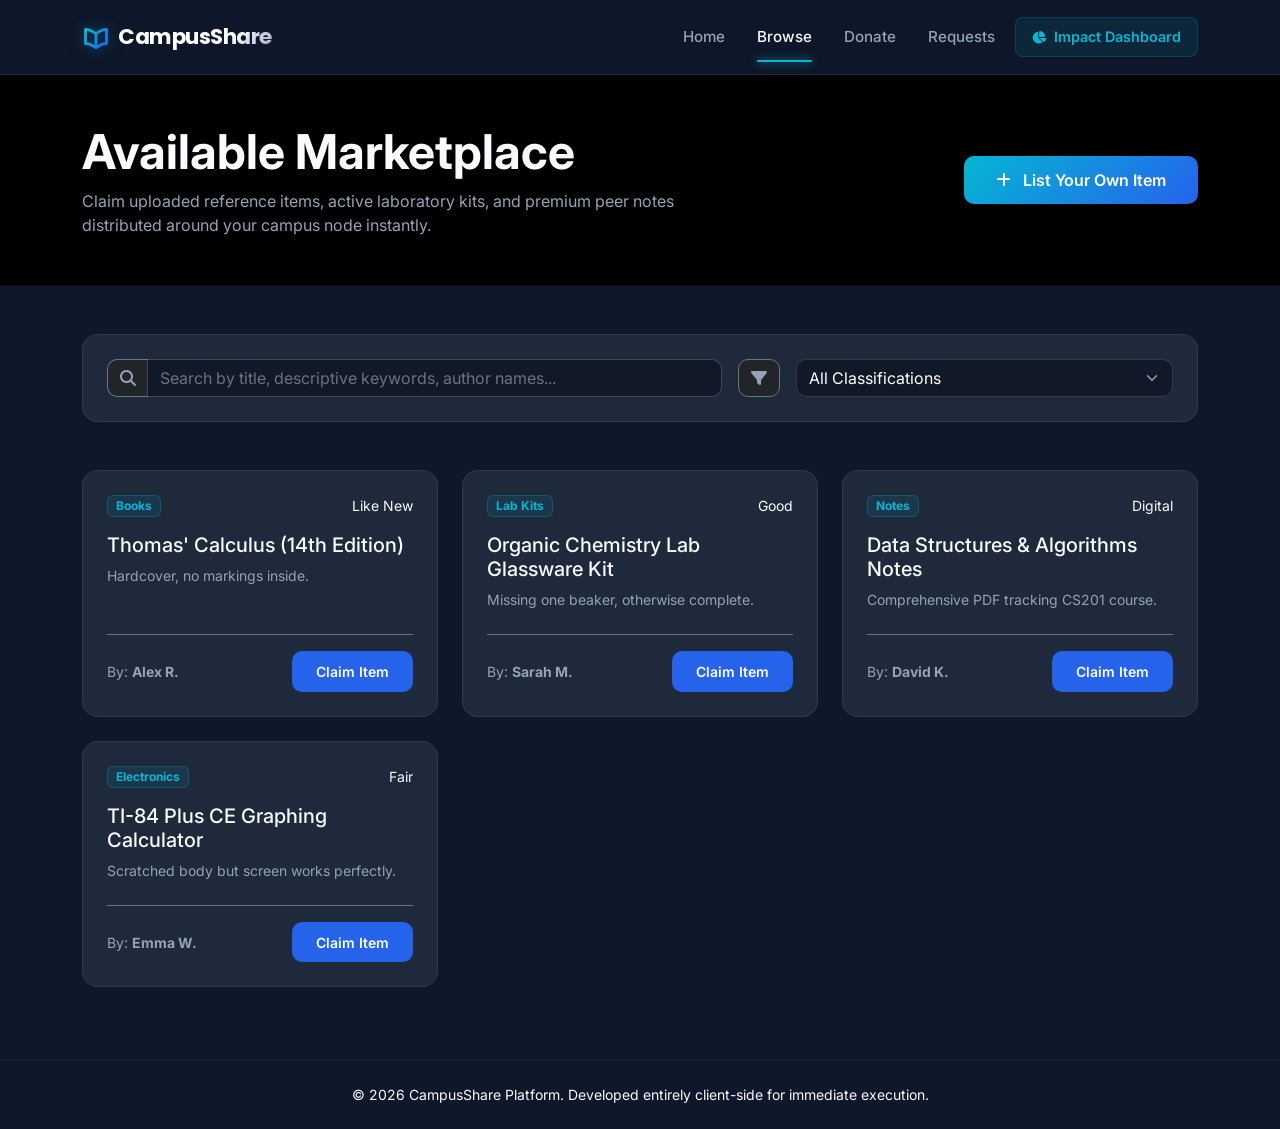
<file: browse.html>
<!DOCTYPE html>
<html lang="en">
<head>
    <meta charset="UTF-8">
    <meta name="viewport" content="width=device-width, initial-scale=1.0">
    <title>Browse Resources — CampusShare</title>
    <link href="https://cdn.jsdelivr.net/npm/bootstrap@5.3.0/dist/css/bootstrap.min.css" rel="stylesheet">
    <link rel="stylesheet" href="https://cdnjs.cloudflare.com/ajax/libs/font-awesome/6.4.0/css/all.min.css">
    <link rel="stylesheet" href="css/style.css">
</head>
<body id="browse-page">

    <!-- Premium Glassmorphic Navbar -->
<nav class="navbar navbar-expand-lg navbar-dark navbar-custom sticky-top py-3">
    <div class="container">
        <!-- Brand Identity with Custom Geometric SVG Logo -->
        <a class="navbar-brand fw-bold d-flex align-items-center gap-2 logo-brand" href="index.html">
            <svg class="logo-svg" width="28" height="28" viewBox="0 0 24 24" fill="none" xmlns="http://www.w3.org/2000/svg">
                <path d="M12 21C12 21 6.5 17.5 3 17.5V5.5C6.5 5.5 12 9 12 9M12 21C12 21 17.5 17.5 21 17.5V5.5C17.5 5.5 12 9 12 9" stroke="url(#logo-gradient)" stroke-width="2.5" stroke-linecap="round" stroke-linejoin="round"/>
                <path d="M12 9V21" stroke="url(#logo-gradient)" stroke-width="2.5" stroke-linecap="round"/>
                <defs>
                    <linearGradient id="logo-gradient" x1="3" y1="5.5" x2="21" y2="21" gradientUnits="userSpaceOnUse">
                        <stop offset="0%" stop-color="#06B6D4" />
                        <stop offset="100%" stop-color="#2563EB" />
                    </linearGradient>
                </defs>
            </svg>
            <span class="brand-text">Campus<span style="color: var(--accent-cyan);">Share</span></span>
        </a>
        
        <!-- Premium Mobile Hamburger Toggle -->
        <button class="navbar-toggler custom-toggler" type="button" data-bs-toggle="collapse" data-bs-target="#navbarNav" aria-controls="navbarNav" aria-expanded="false" aria-label="Toggle navigation">
            <span class="navbar-toggler-icon"></span>
        </button>
        
        <!-- Nav Links Grouping -->
        <div class="collapse navbar-collapse" id="navbarNav">
            <ul class="navbar-nav ms-auto align-items-lg-center gap-2 pt-3 pt-lg-0">
                <li class="nav-item"><a class="nav-link nav-link-custom" href="index.html">Home</a></li>
<li class="nav-item"><a class="nav-link nav-link-custom active" href="browse.html">Browse</a></li>
<li class="nav-item"><a class="nav-link nav-link-custom" href="donate.html">Donate</a></li>
<li class="nav-item"><a class="nav-link nav-link-custom" href="request.html">Requests</a></li>
                    <a class="nav-link nav-btn-custom px-3 py-2 rounded-3 text-center" href="dashboard.html">
                        <i class="fas fa-chart-pie me-1 small"></i> Impact Dashboard
                    </a>
                </li>
            </ul>
        </div>
    </div>
</nav>

    <header class="py-5 bg-black bg-opacity-20 border-bottom border-secondary border-opacity-10">
        <div class="container">
            <div class="row align-items-center">
                <div class="col-md-7">
                    <h1 class="display-5 fw-bold mb-2">Available Marketplace</h1>
                    <p class="text-muted-custom mb-0">Claim uploaded reference items, active laboratory kits, and premium peer notes distributed around your campus node instantly.</p>
                </div>
                <div class="col-md-5 mt-4 mt-md-0 text-md-end">
                    <a href="donate.html" class="btn btn-accent-custom"><i class="fas fa-plus me-2"></i> List Your Own Item</a>
                </div>
            </div>
        </div>
    </header>

    <section class="container my-5">
        <div class="custom-card p-4 mb-5">
            <div class="row g-3">
                <div class="col-md-7">
                    <div class="input-group">
                        <span class="input-group-text bg-dark border-secondary text-muted-custom border-end-0" style="border-radius: 10px 0 0 10px;"><i class="fas fa-search"></i></span>
                        <input type="text" id="searchInput" class="form-control form-control-custom border-start-0" placeholder="Search by title, descriptive keywords, author names..." style="border-radius: 0 10px 10px 0;">
                    </div>
                </div>
                <div class="col-md-5">
                    <div class="d-flex gap-3">
                        <span class="input-group-text bg-dark border-secondary text-muted-custom d-none d-sm-block" style="border-radius: 10px;"><i class="fas fa-filter"></i></span>
                        <select id="categoryFilter" class="form-select form-control-custom">
                            <option value="All">All Classifications</option>
                            <option value="Books">Books / Reference Manuals</option>
                            <option value="Lab Kits">Laboratory Apparatus / Kits</option>
                            <option value="Notes">Notes / Lecture Syllabus Logs</option>
                            <option value="Electronics">Hardware / Engineering Electronics</option>
                        </select>
                    </div>
                </div>
            </div>
        </div>

        <div class="row" id="cardsGrid">
            <div class="col-12 text-center py-5">
                <div class="spinner-border text-info" role="status">
                    <span class="visually-hidden">Parsing Storage Pipeline...</span>
                </div>
            </div>
        </div>
    </section>

    <footer class="border-top border-secondary border-opacity-10 py-4 mt-auto text-center text-muted-custom small">
        <div class="container">
            <p class="mb-0">&copy; 2026 CampusShare Platform. Developed entirely client-side for immediate execution.</p>
        </div>
    </footer>

    <script src="https://cdn.jsdelivr.net/npm/bootstrap@5.3.0/dist/js/bootstrap.bundle.min.js"></script>
    <script src="js/app.js"></script>
</body>
</html>
</file>
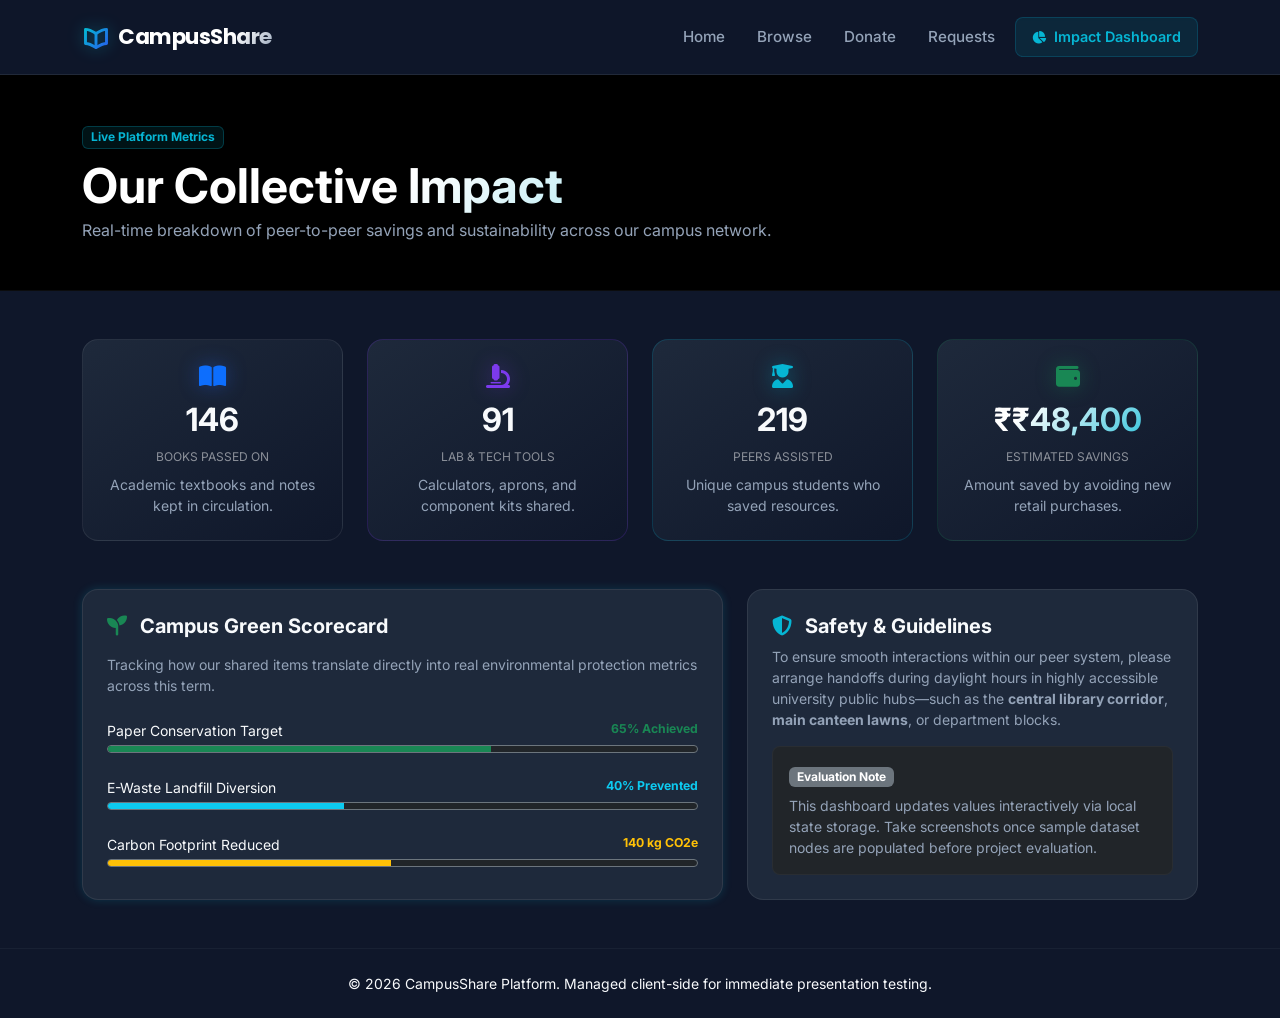
<file: dashboard.html>
<!DOCTYPE html>
<html lang="en">
<head>
    <meta charset="UTF-8">
    <meta name="viewport" content="width=device-width, initial-scale=1.0">
    <title>Impact Dashboard — CampusShare</title>
    <link href="https://cdn.jsdelivr.net/npm/bootstrap@5.3.0/dist/css/bootstrap.min.css" rel="stylesheet">
    <link rel="stylesheet" href="https://cdnjs.cloudflare.com/ajax/libs/font-awesome/6.4.0/css/all.min.css">
    <link rel="stylesheet" href="css/style.css">
    <style>
        /* Extra decorative touches just for the dashboard to make it pop */
        .stat-card {
            position: relative;
            overflow: hidden;
            background: linear-gradient(145deg, #1e293b, #0f172a);
        }
        /* Subtle colored glow behind each card icon */
        .icon-glow-blue { text-shadow: 0 0 20px rgba(37, 99, 235, 0.4); }
        .icon-glow-purple { text-shadow: 0 0 20px rgba(124, 58, 237, 0.4); }
        .icon-glow-cyan { text-shadow: 0 0 20px rgba(6, 182, 212, 0.4); }
        .icon-glow-green { text-shadow: 0 0 20px rgba(25, 135, 84, 0.4); }
        
        .progress-glow {
            box-shadow: 0 0 10px rgba(6, 182, 212, 0.2);
        }
    </style>
</head>
<body id="dashboard-page">

    <!-- Premium Glassmorphic Navbar -->
<nav class="navbar navbar-expand-lg navbar-dark navbar-custom sticky-top py-3">
    <div class="container">
        <!-- Brand Identity with Custom Geometric SVG Logo -->
        <a class="navbar-brand fw-bold d-flex align-items-center gap-2 logo-brand" href="index.html">
            <svg class="logo-svg" width="28" height="28" viewBox="0 0 24 24" fill="none" xmlns="http://www.w3.org/2000/svg">
                <path d="M12 21C12 21 6.5 17.5 3 17.5V5.5C6.5 5.5 12 9 12 9M12 21C12 21 17.5 17.5 21 17.5V5.5C17.5 5.5 12 9 12 9" stroke="url(#logo-gradient)" stroke-width="2.5" stroke-linecap="round" stroke-linejoin="round"/>
                <path d="M12 9V21" stroke="url(#logo-gradient)" stroke-width="2.5" stroke-linecap="round"/>
                <defs>
                    <linearGradient id="logo-gradient" x1="3" y1="5.5" x2="21" y2="21" gradientUnits="userSpaceOnUse">
                        <stop offset="0%" stop-color="#06B6D4" />
                        <stop offset="100%" stop-color="#2563EB" />
                    </linearGradient>
                </defs>
            </svg>
            <span class="brand-text">Campus<span style="color: var(--accent-cyan);">Share</span></span>
        </a>
        
        <!-- Premium Mobile Hamburger Toggle -->
        <button class="navbar-toggler custom-toggler" type="button" data-bs-toggle="collapse" data-bs-target="#navbarNav" aria-controls="navbarNav" aria-expanded="false" aria-label="Toggle navigation">
            <span class="navbar-toggler-icon"></span>
        </button>
        
        <!-- Nav Links Grouping -->
        <div class="collapse navbar-collapse" id="navbarNav">
            <ul class="navbar-nav ms-auto align-items-lg-center gap-2 pt-3 pt-lg-0">
                <li class="nav-item"><a class="nav-link nav-link-custom" href="index.html">Home</a></li>
<li class="nav-item"><a class="nav-link nav-link-custom" href="browse.html">Browse</a></li>
<li class="nav-item"><a class="nav-link nav-link-custom" href="donate.html">Donate</a></li>
<li class="nav-item"><a class="nav-link nav-link-custom" href="request.html">Requests</a></li>
                    <a class="nav-link nav-btn-custom px-3 py-2 rounded-3 text-center" href="dashboard.html">
                        <i class="fas fa-chart-pie me-1 small"></i> Impact Dashboard
                    </a>
                </li>
            </ul>
        </div>
    </div>
</nav>
    <header class="py-5 bg-black bg-opacity-20 border-bottom border-secondary border-opacity-10">
        <div class="container">
            <span class="badge badge-custom mb-2">Live Platform Metrics</span>
            <h1 class="display-5 fw-bold mb-1 text-gradient">Our Collective Impact</h1>
            <p class="text-muted-custom mb-0">Real-time breakdown of peer-to-peer savings and sustainability across our campus network.</p>
        </div>
    </header>

    <section class="container my-5">
        <div class="row g-4 mb-5">
            
            <!-- Books Shared -->
            <div class="col-md-6 col-xl-3">
                <div class="custom-card stat-card p-4 text-center">
                    <div class="text-primary mb-2 icon-glow-blue"><i class="fas fa-book-open fa-xl"></i></div>
                    <div class="fs-2 fw-bold text-white mb-1">
                        <!-- We show a small baseline (e.g. 14) + dynamic addition if needed -->
                        <span id="statBooks">14</span>
                    </div>
                    <div class="text-uppercase tracking-wider small font-weight-bold mb-2 text-white-50" style="font-size: 0.75rem;">Books Passed On</div>
                    <p class="text-muted-custom small mb-0">Academic textbooks and notes kept in circulation.</p>
                </div>
            </div>

            <!-- Lab/Tech Items -->
            <div class="col-md-6 col-xl-3">
                <div class="custom-card stat-card p-4 text-center" style="border-color: rgba(124, 58, 237, 0.2);">
                    <div class="text-secondary mb-2 icon-glow-purple" style="color: var(--secondary-purple) !important;"><i class="fas fa-microscope fa-xl"></i></div>
                    <div class="fs-2 fw-bold text-white mb-1">
                        <span id="statDonations">5</span>
                    </div>
                    <div class="text-uppercase tracking-wider small font-weight-bold mb-2 text-white-50" style="font-size: 0.75rem;">Lab & Tech Tools</div>
                    <p class="text-muted-custom small mb-0">Calculators, aprons, and component kits shared.</p>
                </div>
            </div>

            <!-- Students Helped -->
            <div class="col-md-6 col-xl-3">
                <div class="custom-card stat-card p-4 text-center" style="border-color: rgba(6, 182, 212, 0.2);">
                    <div class="text-accent mb-2 icon-glow-cyan" style="color: var(--accent-cyan);"><i class="fas fa-user-graduate fa-xl"></i></div>
                    <div class="fs-2 fw-bold text-white mb-1">
                        <span id="statStudents">18</span>
                    </div>
                    <div class="text-uppercase tracking-wider small font-weight-bold mb-2 text-white-50" style="font-size: 0.75rem;">Peers Assisted</div>
                    <p class="text-muted-custom small mb-0">Unique campus students who saved resources.</p>
                </div>
            </div>

            <!-- Capital Saved -->
            <div class="col-md-6 col-xl-3">
                <div class="custom-card stat-card p-4 text-center" style="border-color: rgba(25, 135, 84, 0.2);">
                    <div class="text-success mb-2 icon-glow-green"><i class="fas fa-wallet fa-xl"></i></div>
                    <div class="fs-2 fw-bold text-gradient mb-1">
                        ₹<span id="statSavings">4,200</span>
                    </div>
                    <div class="text-uppercase tracking-wider small font-weight-bold mb-2 text-white-50" style="font-size: 0.75rem;">Estimated Savings</div>
                    <p class="text-muted-custom small mb-0">Amount saved by avoiding new retail purchases.</p>
                </div>
            </div>

        </div>

        <div class="row g-4">
            <!-- Left Side: Environmental Progress Bars -->
            <div class="col-lg-7">
                <div class="custom-card progress-glow p-4 h-100">
                    <h3 class="h5 fw-bold mb-3"><i class="fas fa-seedling text-success me-2"></i> Campus Green Scorecard</h3>
                    <p class="text-muted-custom small mb-4">Tracking how our shared items translate directly into real environmental protection metrics across this term.</p>
                    
                    <div class="space-y-4">
                        <div class="mb-4">
                            <div class="d-flex justify-content-between text-white-50 small mb-1">
                                <span>Paper Conservation Target</span>
                                <span class="text-white-50 small"><strong class="text-success">65% Achieved</strong></span>
                            </div>
                            <div class="progress bg-dark border border-secondary" style="height: 8px;">
                                <div class="progress-bar bg-success" style="width: 65%"></div>
                            </div>
                        </div>
                        <div class="mb-4">
                            <div class="d-flex justify-content-between text-white-50 small mb-1">
                                <span>E-Waste Landfill Diversion</span>
                                <span class="text-white-50 small"><strong class="text-info">40% Prevented</strong></span>
                            </div>
                            <div class="progress bg-dark border border-secondary" style="height: 8px;">
                                <div class="progress-bar bg-info" style="width: 40%"></div>
                            </div>
                        </div>
                        <div>
                            <div class="d-flex justify-content-between text-white-50 small mb-1">
                                <span>Carbon Footprint Reduced</span>
                                <span class="text-white-50 small"><strong class="text-warning">140 kg CO2e</strong></span>
                            </div>
                            <div class="progress bg-dark border border-secondary" style="height: 8px;">
                                <div class="progress-bar bg-warning" style="width: 48%"></div>
                            </div>
                        </div>
                    </div>
                </div>
            </div>

            <!-- Right Side: Tips and Guidelines -->
            <div class="col-lg-5">
                <div class="custom-card p-4 h-100 d-flex flex-column justify-content-between">
                    <div>
                        <h3 class="h5 fw-bold mb-2"><i class="fas fa-shield-alt text-accent me-2" style="color: var(--accent-cyan);"></i> Safety & Guidelines</h3>
                        <p class="text-muted-custom small mb-0">To ensure smooth interactions within our peer system, please arrange handoffs during daylight hours in highly accessible university public hubs—such as the <strong>central library corridor</strong>, <strong>main canteen lawns</strong>, or department blocks.</p>
                    </div>
                    <div class="bg-dark bg-opacity-40 p-3 rounded-3 border border-secondary border-opacity-10 mt-3">
                        <span class="badge bg-secondary mb-2">Evaluation Note</span>
                        <p class="text-muted-custom small mb-0 text-white-50">This dashboard updates values interactively via local state storage. Take screenshots once sample dataset nodes are populated before project evaluation.</p>
                    </div>
                </div>
            </div>
        </div>
    </section>

    <footer class="border-top border-secondary border-opacity-10 py-4 mt-auto text-center text-muted-custom small">
        <div class="container">
            <p class="mb-0">&copy; 2026 CampusShare Platform. Managed client-side for immediate presentation testing.</p>
        </div>
    </footer>

    <script src="https://cdn.jsdelivr.net/npm/bootstrap@5.3.0/dist/js/bootstrap.bundle.min.js"></script>
    <script src="js/app.js"></script>
</body>
</html>
</file>
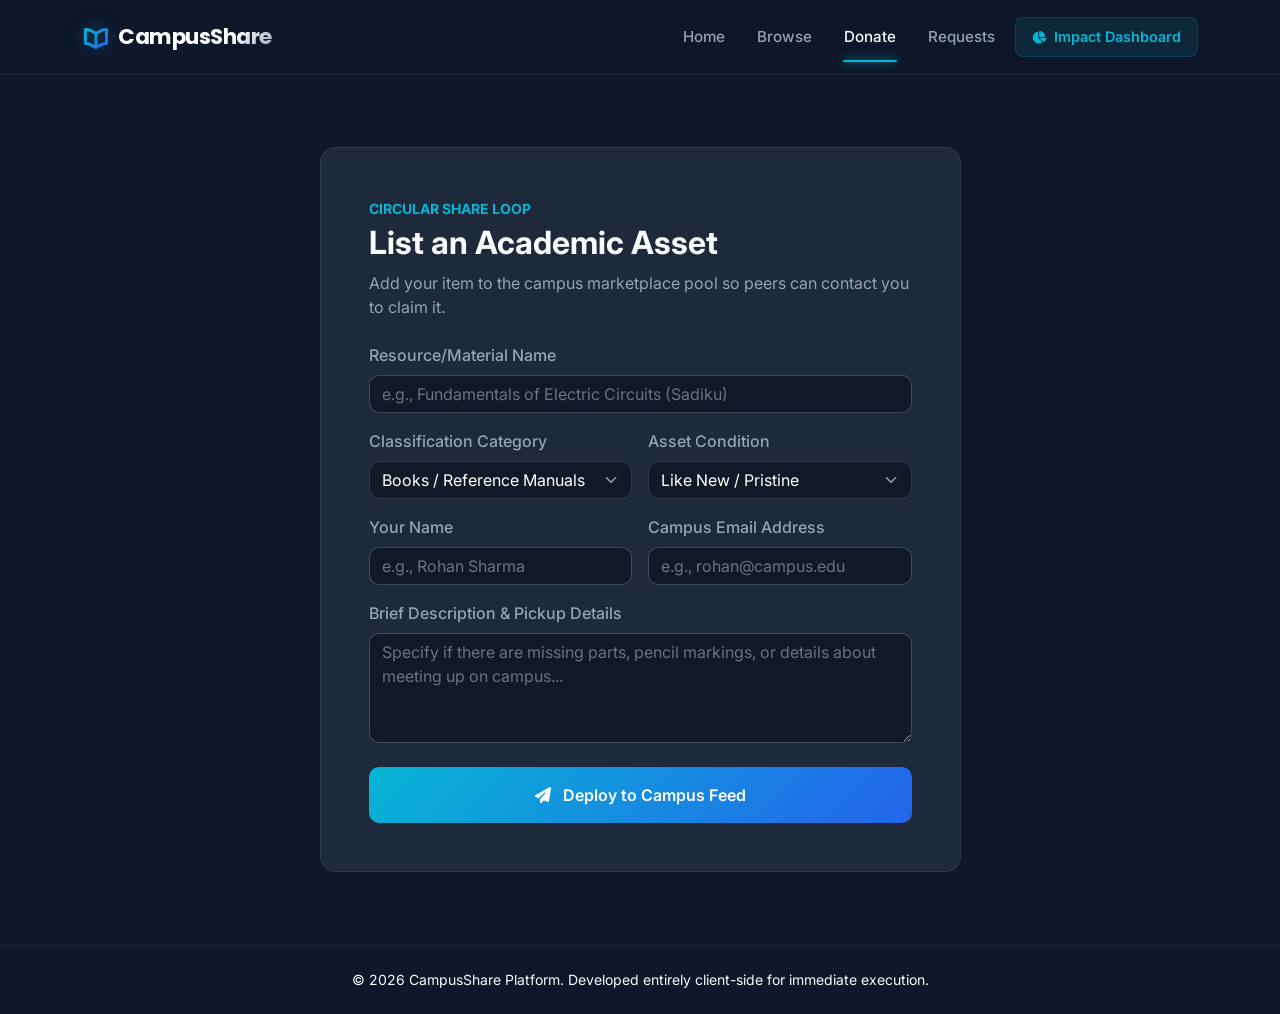
<file: donate.html>
<!DOCTYPE html>
<html lang="en">
<head>
    <meta charset="UTF-8">
    <meta name="viewport" content="width=device-width, initial-scale=1.0">
    <title>Donate Resource — CampusShare</title>
    <link href="https://cdn.jsdelivr.net/npm/bootstrap@5.3.0/dist/css/bootstrap.min.css" rel="stylesheet">
    <link rel="stylesheet" href="https://cdnjs.cloudflare.com/ajax/libs/font-awesome/6.4.0/css/all.min.css">
    <link rel="stylesheet" href="css/style.css">
</head>
<body id="donate-page">

    <!-- Premium Glassmorphic Navbar -->
<nav class="navbar navbar-expand-lg navbar-dark navbar-custom sticky-top py-3">
    <div class="container">
        <!-- Brand Identity with Custom Geometric SVG Logo -->
        <a class="navbar-brand fw-bold d-flex align-items-center gap-2 logo-brand" href="index.html">
            <svg class="logo-svg" width="28" height="28" viewBox="0 0 24 24" fill="none" xmlns="http://www.w3.org/2000/svg">
                <path d="M12 21C12 21 6.5 17.5 3 17.5V5.5C6.5 5.5 12 9 12 9M12 21C12 21 17.5 17.5 21 17.5V5.5C17.5 5.5 12 9 12 9" stroke="url(#logo-gradient)" stroke-width="2.5" stroke-linecap="round" stroke-linejoin="round"/>
                <path d="M12 9V21" stroke="url(#logo-gradient)" stroke-width="2.5" stroke-linecap="round"/>
                <defs>
                    <linearGradient id="logo-gradient" x1="3" y1="5.5" x2="21" y2="21" gradientUnits="userSpaceOnUse">
                        <stop offset="0%" stop-color="#06B6D4" />
                        <stop offset="100%" stop-color="#2563EB" />
                    </linearGradient>
                </defs>
            </svg>
            <span class="brand-text">Campus<span style="color: var(--accent-cyan);">Share</span></span>
        </a>
        
        <!-- Premium Mobile Hamburger Toggle -->
        <button class="navbar-toggler custom-toggler" type="button" data-bs-toggle="collapse" data-bs-target="#navbarNav" aria-controls="navbarNav" aria-expanded="false" aria-label="Toggle navigation">
            <span class="navbar-toggler-icon"></span>
        </button>
        
        <!-- Nav Links Grouping -->
        <div class="collapse navbar-collapse" id="navbarNav">
            <ul class="navbar-nav ms-auto align-items-lg-center gap-2 pt-3 pt-lg-0">
                <li class="nav-item"><a class="nav-link nav-link-custom" href="index.html">Home</a></li>
<li class="nav-item"><a class="nav-link nav-link-custom" href="browse.html">Browse</a></li>
<li class="nav-item"><a class="nav-link nav-link-custom active" href="donate.html">Donate</a></li>
<li class="nav-item"><a class="nav-link nav-link-custom" href="request.html">Requests</a></li>
                    <a class="nav-link nav-btn-custom px-3 py-2 rounded-3 text-center" href="dashboard.html">
                        <i class="fas fa-chart-pie me-1 small"></i> Impact Dashboard
                    </a>
                </li>
            </ul>
        </div>
    </div>
</nav>

    <main class="container my-5 py-4">
        <div class="row justify-content-center">
            <div class="col-lg-7">
                <div class="custom-card p-4 p-md-5">
                    <div class="mb-4">
                        <span class="text-uppercase tracking-widest text-accent-cyan fw-bold small" style="color: var(--accent-cyan);">Circular Share Loop</span>
                        <h1 class="h2 fw-bold mt-1">List an Academic Asset</h1>
                        <p class="text-muted-custom">Add your item to the campus marketplace pool so peers can contact you to claim it.</p>
                    </div>

                    <form id="donationForm">
                        <div class="row g-3">
                            <div class="col-12">
                                <label for="itemName" class="form-label">Resource/Material Name</label>
                                <input type="text" id="itemName" class="form-control form-control-custom" placeholder="e.g., Fundamentals of Electric Circuits (Sadiku)" required>
                            </div>

                            <div class="col-md-6">
                                <label for="itemCategory" class="form-label">Classification Category</label>
                                <select id="itemCategory" class="form-select form-control-custom" required>
                                    <option value="Books">Books / Reference Manuals</option>
                                    <option value="Lab Kits">Laboratory Apparatus / Kits</option>
                                    <option value="Notes">Notes / Lecture Syllabus Logs</option>
                                    <option value="Electronics">Hardware / Engineering Electronics</option>
                                </select>
                            </div>

                            <div class="col-md-6">
                                <label for="itemCondition" class="form-label">Asset Condition</label>
                                <select id="itemCondition" class="form-select form-control-custom" required>
                                    <option value="Like New">Like New / Pristine</option>
                                    <option value="Good">Good / Marked Notes</option>
                                    <option value="Fair">Fair / Usable Wear</option>
                                    <option value="Digital">Digital (PDF / Drive URL)</option>
                                </select>
                            </div>

                            <div class="col-md-6">
                                <label for="ownerName" class="form-label">Your Name</label>
                                <input type="text" id="ownerName" class="form-control form-control-custom" placeholder="e.g., Rohan Sharma" required>
                            </div>

                            <div class="col-md-6">
                                <label for="contactInfo" class="form-label">Campus Email Address</label>
                                <input type="email" id="contactInfo" class="form-control form-control-custom" placeholder="e.g., rohan@campus.edu" required>
                            </div>

                            <div class="col-12">
                                <label for="itemDescription" class="form-label">Brief Description & Pickup Details</label>
                                <textarea id="itemDescription" rows="4" class="form-control form-control-custom" placeholder="Specify if there are missing parts, pencil markings, or details about meeting up on campus..." required></textarea>
                            </div>

                            <div class="col-12 mt-4">
                                <button type="submit" class="btn btn-accent-custom w-100 py-3"><i class="fas fa-paper-plane me-2"></i> Deploy to Campus Feed</button>
                            </div>
                        </div>
                    </form>
                </div>
            </div>
        </div>
    </main>

    <footer class="border-top border-secondary border-opacity-10 py-4 mt-auto text-center text-muted-custom small">
        <div class="container">
            <p class="mb-0">&copy; 2026 CampusShare Platform. Developed entirely client-side for immediate execution.</p>
        </div>
    </footer>

    <script src="https://cdn.jsdelivr.net/npm/bootstrap@5.3.0/dist/js/bootstrap.bundle.min.js"></script>
    <script src="js/app.js"></script>
</body>
</html>
</file>
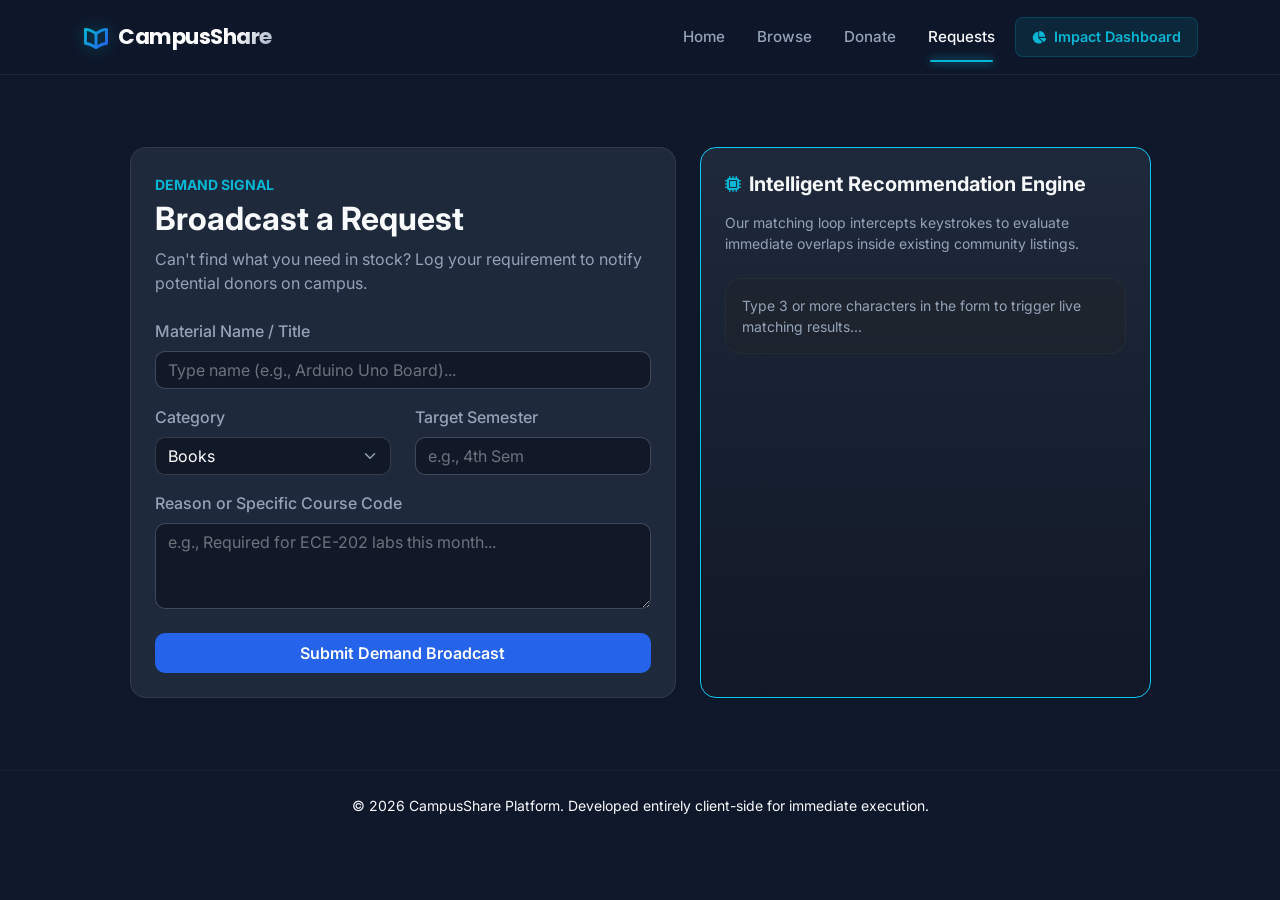
<file: request.html>
<!DOCTYPE html>
<html lang="en">
<head>
    <meta charset="UTF-8">
    <meta name="viewport" content="width=device-width, initial-scale=1.0">
    <title>Request Material — CampusShare</title>
    <link href="https://cdn.jsdelivr.net/npm/bootstrap@5.3.0/dist/css/bootstrap.min.css" rel="stylesheet">
    <link rel="stylesheet" href="https://cdnjs.cloudflare.com/ajax/libs/font-awesome/6.4.0/css/all.min.css">
    <link rel="stylesheet" href="css/style.css">
</head>
<body id="request-page">

  <!-- Premium Glassmorphic Navbar -->
<nav class="navbar navbar-expand-lg navbar-dark navbar-custom sticky-top py-3">
    <div class="container">
        <!-- Brand Identity with Custom Geometric SVG Logo -->
        <a class="navbar-brand fw-bold d-flex align-items-center gap-2 logo-brand" href="index.html">
            <svg class="logo-svg" width="28" height="28" viewBox="0 0 24 24" fill="none" xmlns="http://www.w3.org/2000/svg">
                <path d="M12 21C12 21 6.5 17.5 3 17.5V5.5C6.5 5.5 12 9 12 9M12 21C12 21 17.5 17.5 21 17.5V5.5C17.5 5.5 12 9 12 9" stroke="url(#logo-gradient)" stroke-width="2.5" stroke-linecap="round" stroke-linejoin="round"/>
                <path d="M12 9V21" stroke="url(#logo-gradient)" stroke-width="2.5" stroke-linecap="round"/>
                <defs>
                    <linearGradient id="logo-gradient" x1="3" y1="5.5" x2="21" y2="21" gradientUnits="userSpaceOnUse">
                        <stop offset="0%" stop-color="#06B6D4" />
                        <stop offset="100%" stop-color="#2563EB" />
                    </linearGradient>
                </defs>
            </svg>
            <span class="brand-text">Campus<span style="color: var(--accent-cyan);">Share</span></span>
        </a>
        
        <!-- Premium Mobile Hamburger Toggle -->
        <button class="navbar-toggler custom-toggler" type="button" data-bs-toggle="collapse" data-bs-target="#navbarNav" aria-controls="navbarNav" aria-expanded="false" aria-label="Toggle navigation">
            <span class="navbar-toggler-icon"></span>
        </button>
        
        <!-- Nav Links Grouping -->
        <div class="collapse navbar-collapse" id="navbarNav">
            <ul class="navbar-nav ms-auto align-items-lg-center gap-2 pt-3 pt-lg-0">
                <li class="nav-item"><a class="nav-link nav-link-custom" href="index.html">Home</a></li>
<li class="nav-item"><a class="nav-link nav-link-custom" href="browse.html">Browse</a></li>
<li class="nav-item"><a class="nav-link nav-link-custom" href="donate.html">Donate</a></li>
<li class="nav-item"><a class="nav-link nav-link-custom active" href="request.html">Requests</a></li>
                    <a class="nav-link nav-btn-custom px-3 py-2 rounded-3 text-center" href="dashboard.html">
                        <i class="fas fa-chart-pie me-1 small"></i> Impact Dashboard
                    </a>
                </li>
            </ul>
        </div>
    </div>
</nav>

    <main class="container my-5 py-4">
        <div class="row g-4 justify-content-center">
            
            <div class="col-lg-6">
                <div class="custom-card p-4 h-100">
                    <div class="mb-4">
                        <span class="text-uppercase tracking-widest text-accent-cyan fw-bold small" style="color: var(--accent-cyan);">Demand Signal</span>
                        <h1 class="h2 fw-bold mt-1">Broadcast a Request</h1>
                        <p class="text-muted-custom">Can't find what you need in stock? Log your requirement to notify potential donors on campus.</p>
                    </div>

                    <form id="requestForm">
                        <div class="mb-3">
                            <label for="requestName" class="form-label">Material Name / Title</label>
                            <input type="text" id="requestName" class="form-control form-control-custom" placeholder="Type name (e.g., Arduino Uno Board)..." required autocomplete="off">
                        </div>

                        <div class="row mb-3">
                            <div class="col-md-6">
                                <label for="requestCategory" class="form-label">Category</label>
                                <select id="requestCategory" class="form-select form-control-custom" required>
                                    <option value="Books">Books</option>
                                    <option value="Lab Kits">Lab Kits</option>
                                    <option value="Notes">Notes</option>
                                    <option value="Electronics">Electronics</option>
                                </select>
                            </div>
                            <div class="col-md-6">
                                <label for="requestSemester" class="form-label">Target Semester</label>
                                <input type="text" id="requestSemester" class="form-control form-control-custom" placeholder="e.g., 4th Sem" required>
                            </div>
                        </div>

                        <div class="mb-4">
                            <label for="requestReason" class="form-label">Reason or Specific Course Code</label>
                            <textarea id="requestReason" rows="3" class="form-control form-control-custom" placeholder="e.g., Required for ECE-202 labs this month..." required></textarea>
                        </div>

                        <button type="submit" class="btn btn-primary-custom w-100 py-2">Submit Demand Broadcast</button>
                    </form>
                </div>
            </div>

            <div class="col-lg-5">
                <div class="custom-card p-4 border border-info border-opacity-20 h-100" style="background: linear-gradient(180deg, #1E293B 0%, #111827 100%);">
                    <div class="d-flex align-items-center gap-2 mb-3">
                        <div class="text-accent" style="color: var(--accent-cyan);"><i class="fas fa-microchip fa-spin-slow"></i></div>
                        <h3 class="h5 mb-0 fw-bold">Intelligent Recommendation Engine</h3>
                    </div>
                    <p class="text-muted-custom small mb-4">Our matching loop intercepts keystrokes to evaluate immediate overlaps inside existing community listings.</p>
                    
                    <div id="liveMatches" class="p-3 bg-dark bg-opacity-50 rounded-4 border border-secondary border-opacity-10 min-height-200">
                        <p class="text-muted-custom small mb-0">Type 3 or more characters in the form to trigger live matching results...</p>
                    </div>
                </div>
            </div>

        </div>
    </main>

    <footer class="border-top border-secondary border-opacity-10 py-4 mt-auto text-center text-muted-custom small">
        <div class="container">
            <p class="mb-0">&copy; 2026 CampusShare Platform. Developed entirely client-side for immediate execution.</p>
        </div>
    </footer>

    <script src="https://cdn.jsdelivr.net/npm/bootstrap@5.3.0/dist/js/bootstrap.bundle.min.js"></script>
    <script src="js/app.js"></script>
</body>
</html>
</file>
<file: css/style.css>
/* Import Google Fonts - Inter and Poppins */
@import url('https://fonts.googleapis.com/css2?family=Inter:wght@400;500;600&family=Poppins:wght@600;700;800&display=swap');

:root {
    --bg-dark: #0F172A;
    --bg-card: #1E293B;
    --primary-blue: #2563EB;
    --secondary-purple: #7C3AED;
    --accent-cyan: #06B6D4;
    --text-light: #F8FAFC;
    --text-muted: #94A3B8;
}

html {
    scroll-behavior: smooth;
}

body {
    background-color: var(--bg-dark);
    color: var(--text-light);
    font-family: 'Inter', sans-serif;
    overflow-x: hidden;
}

h1, h2, h3, h4, h5, h6, p, span, label {
    color: var(--text-light); /* Forces everything to read cleanly against the background */
}

/* Glassmorphic Navbar */
.navbar-custom {
    background: rgba(15, 23, 42, 0.85);
    backdrop-filter: blur(12px);
    -webkit-backdrop-filter: blur(12px);
    border-bottom: 1px solid rgba(255, 255, 255, 0.08);
    z-index: 1050;
}

/* Hero Section Gradient */
.hero-gradient {
    background: linear-gradient(135deg, var(--primary-blue), var(--secondary-purple));
    position: relative;
}

.hero-gradient::after {
    content: '';
    position: absolute;
    bottom: 0;
    left: 0;
    right: 0;
    height: 100px;
    background: linear-gradient(to top, var(--bg-dark), transparent);
}

/* Custom Cards (Linear/Vercel Vibe) */
.custom-card {
    background-color: var(--bg-card);
    border: 1px solid rgba(255, 255, 255, 0.08);
    border-radius: 16px;
    color: var(--text-light) !important;
    transition: transform 0.2s ease, border-color 0.2s ease, box-shadow 0.2s ease;
}

.custom-card:hover {
    transform: translateY(-4px);
    border-color: rgba(6, 182, 212, 0.5); /* Accent Cyan glow */
    box-shadow: 0 10px 25px -5px rgba(6, 182, 212, 0.15);
}

/* Gradient Text - FIXED COMPATIBILITY WARNINGS */
.text-gradient {
    background: linear-gradient(135deg, #FFFFFF 30%, var(--accent-cyan));
    -webkit-background-clip: text;
    background-clip: text;
    -webkit-text-fill-color: transparent;
}

/* Form Styles & Contrast Fixes */
.form-control-custom {
    background-color: #111827 !important; /* Rich deep grey for input fields */
    border: 1px solid rgba(255, 255, 255, 0.15) !important;
    color: #FFFFFF !important; /* Strips Bootstrap black text override */
    border-radius: 10px;
}

.form-control-custom:focus {
    border-color: var(--accent-cyan) !important;
    box-shadow: 0 0 0 2px rgba(6, 182, 212, 0.3) !important;
    background-color: #111827 !important;
    color: #FFFFFF !important;
}

/* Fixes default light gray placeholder text visibility */
.form-control-custom::placeholder {
    color: rgba(248, 250, 252, 0.4) !important; 
}

/* Fixes transparent/invisible text when editing inside standard dropdowns options selection */
select.form-control-custom {
    background-image: url("data:image/svg+xml,%3csvg xmlns='http://www.w3.org/2000/svg' viewBox='0 0 16 16'%3e%3cpath fill='none' stroke='%2394a3b8' stroke-linecap='round' stroke-linejoin='round' stroke-width='2' d='m2 5 6 6 6-6'/%3e%3c/svg%3e") !important;
    background-position: right 0.75rem center !important;
    background-repeat: no-repeat !important;
    background-size: 16px 12px !important;
}

select.form-control-custom option {
    background-color: #1E293B !important; /* Matches slate card backgrounds */
    color: #FFFFFF !important; /* Stops grey items on white look */
}

.form-label {
    color: var(--text-muted) !important;
    font-weight: 500;
}

/* Custom Buttons */
.btn-primary-custom {
    background-color: var(--primary-blue);
    border: none;
    font-weight: 600;
    padding: 0.6rem 1.5rem;
    border-radius: 10px;
    color: white !important;
    transition: background-color 0.2s;
}

.btn-primary-custom:hover {
    background-color: #1d4ed8;
    color: white !important;
}

.btn-accent-custom {
    background: linear-gradient(135deg, var(--accent-cyan), var(--primary-blue));
    border: none;
    font-weight: 600;
    padding: 0.75rem 2rem;
    border-radius: 10px;
    color: white !important;
}

/* Utilities */
.text-muted-custom {
    color: var(--text-muted) !important;
}

.badge-custom {
    background-color: rgba(6, 182, 212, 0.1);
    color: var(--accent-cyan) !important;
    border: 1px solid rgba(6, 182, 212, 0.25);
}

/* Overriding Bootstrap list group actions formatting text */
.list-group-item-action {
    color: var(--text-light) !important;
}
.list-group-item-action:hover {
    background-color: rgba(255, 255, 255, 0.05) !important;
}

/* Enhanced Navbar Brand Layout */
.logo-brand {
    font-family: 'Poppins', sans-serif;
    letter-spacing: -0.5px;
    font-size: 1.35rem !important;
    transition: transform 0.2s ease;
}

.logo-brand:hover {
    transform: scale(1.02);
}

.logo-svg {
    filter: drop-shadow(0 0 8px rgba(6, 182, 212, 0.4));
}

/* FIXED COMPATIBILITY WARNINGS */
.brand-text {
    background: linear-gradient(135deg, #ffffff 70%, #94a3b8);
    -webkit-background-clip: text;
    background-clip: text;
    -webkit-text-fill-color: transparent;
    font-weight: 700;
}

/* Luxury Interactive Navigation Links */
.nav-link-custom {
    color: var(--text-muted) !important;
    font-size: 0.95rem;
    font-weight: 500;
    padding: 0.5rem 0.75rem !important;
    position: relative;
    transition: color 0.25s ease !important;
}

.nav-link-custom:hover,
.nav-link-custom.active {
    color: var(--text-light) !important;
}

/* Sleek bottom underline indicator for the active page */
.nav-link-custom.active::after {
    content: '';
    position: absolute;
    bottom: -5px; 
    left: 15%;
    width: 70%;
    height: 2px;
    background-color: var(--accent-cyan);
    border-radius: 2px;
    box-shadow: 0 0 8px var(--accent-cyan);
}

/* Highlight Action Button Inside Navbar */
.nav-btn-custom {
    background: rgba(6, 182, 212, 0.1) !important;
    color: var(--accent-cyan) !important;
    border: 1px solid rgba(6, 182, 212, 0.2);
    font-size: 0.9rem;
    font-weight: 600;
    transition: all 0.2s ease !important;
}

.nav-btn-custom:hover {
    background: var(--accent-cyan) !important;
    color: #0F172A !important;
    box-shadow: 0 0 15px rgba(6, 182, 212, 0.3);
    transform: translateY(-1px);
}

/* Custom Border styling for modern toggle switch on small viewports */
.custom-toggler {
    border: 1px solid rgba(255, 255, 255, 0.1) !important;
    padding: 0.4rem 0.6rem;
}

.custom-toggler:focus {
    box-shadow: 0 0 0 2px rgba(6, 182, 212, 0.2) !important;
}
/* Premium Footer Micro-Interactions */
.footer-link-hover {
    transition: color 0.2s ease;
}
.footer-link-hover:hover {
    color: var(--accent-cyan) !important;
}
</file>
